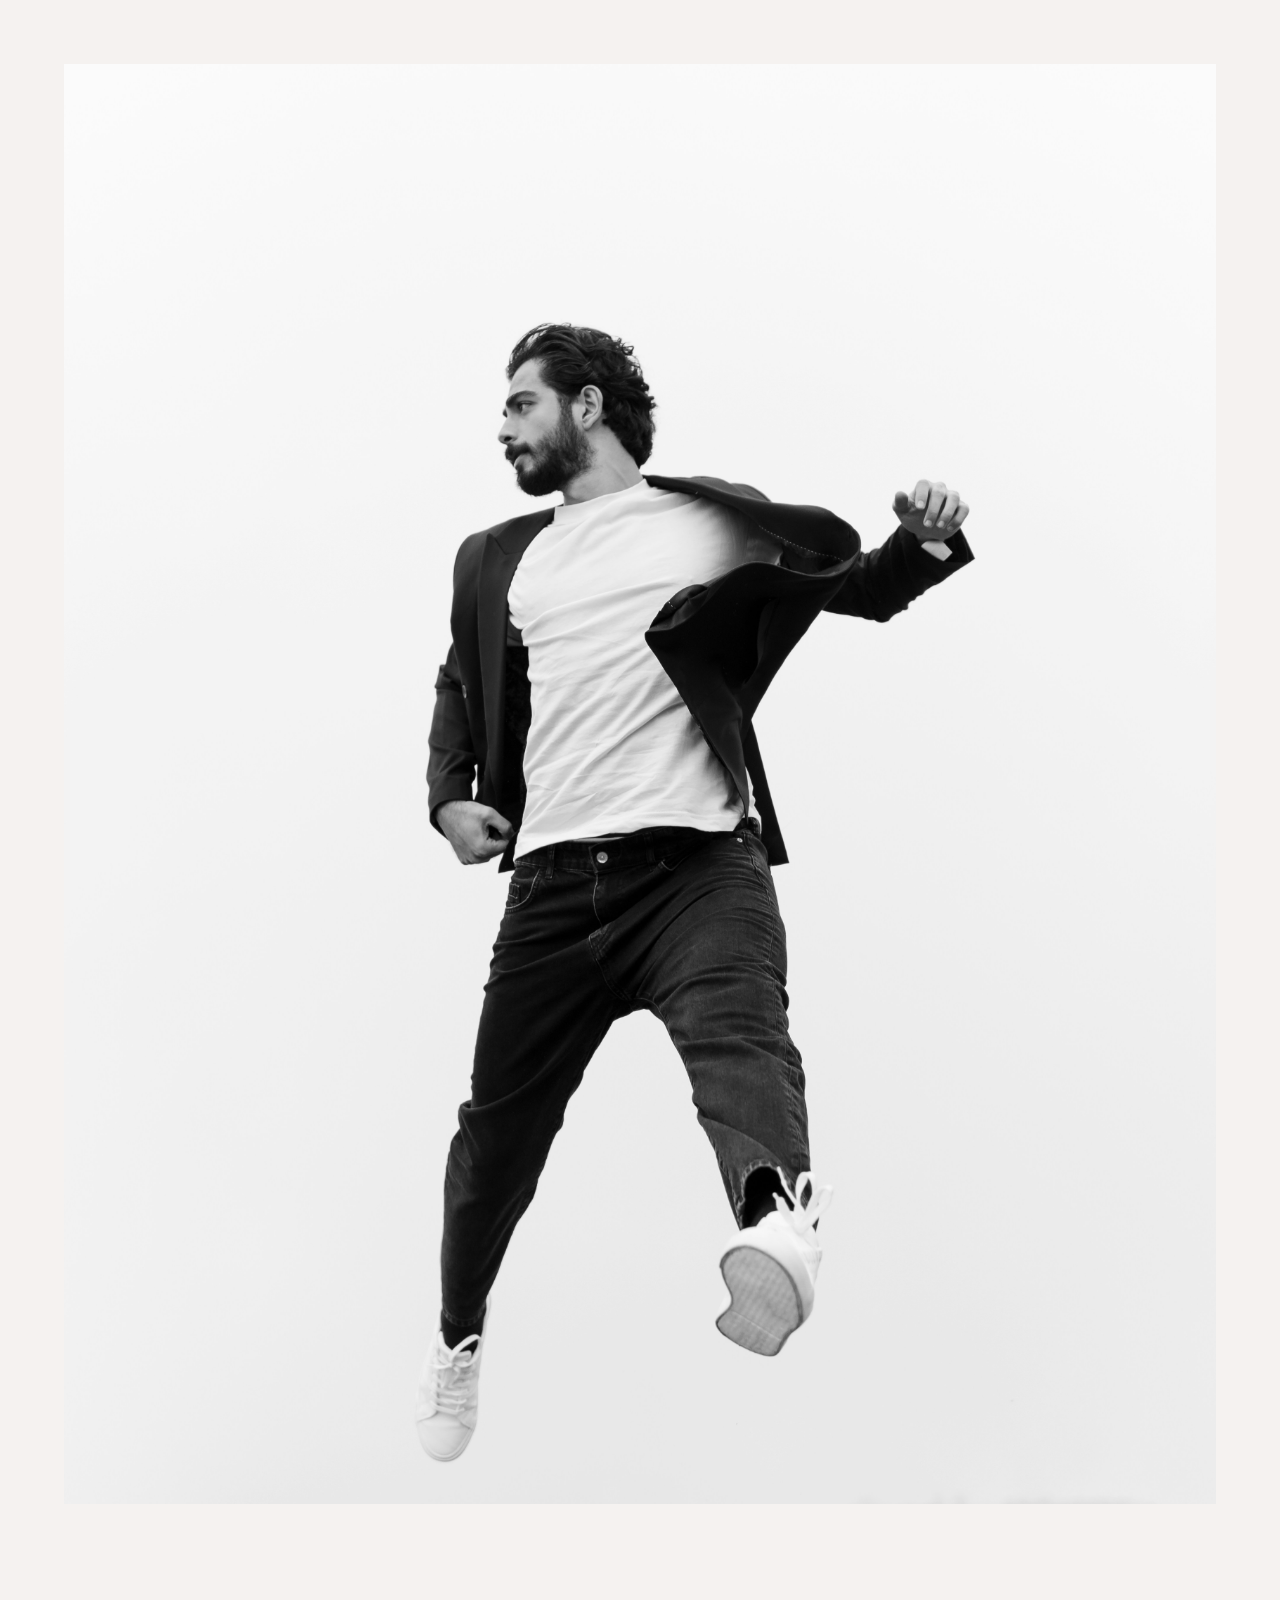
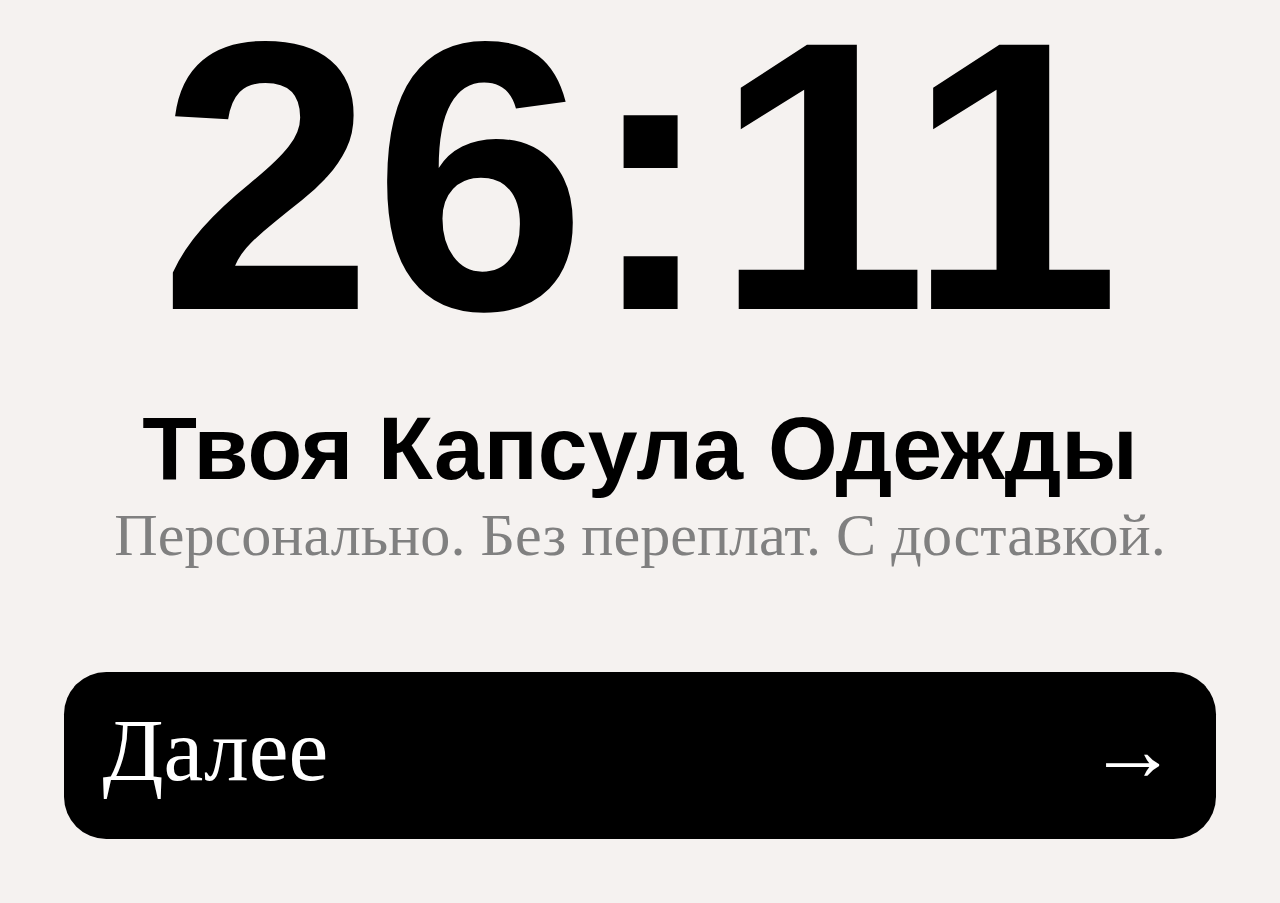
<file: [1.20.26] 2611/index.html>
<!DOCTYPE html>
<html lang="en">
<head>
    <meta charset="UTF-8">
    <meta name="viewport" content="width=device-width, initial-scale=1.0">
    <title>Бренд Умной Одежды</title>
    <link rel="stylesheet" href="./style.css">
</head>
<body>
    <img class="guy" src="./images/guy.jpg" alt="guy">
    <div class="onesix">
        <h1>26:11</h1>
        <h2>Твоя Капсула Одежды</h2>
        <p>Персонально. Без переплат. С доставкой.</p>
    </div>
    <a href="./whyus/index.html" class="next"><p>Далее</p><p>&#8594;</p></a>
</body>
</html>
</file>
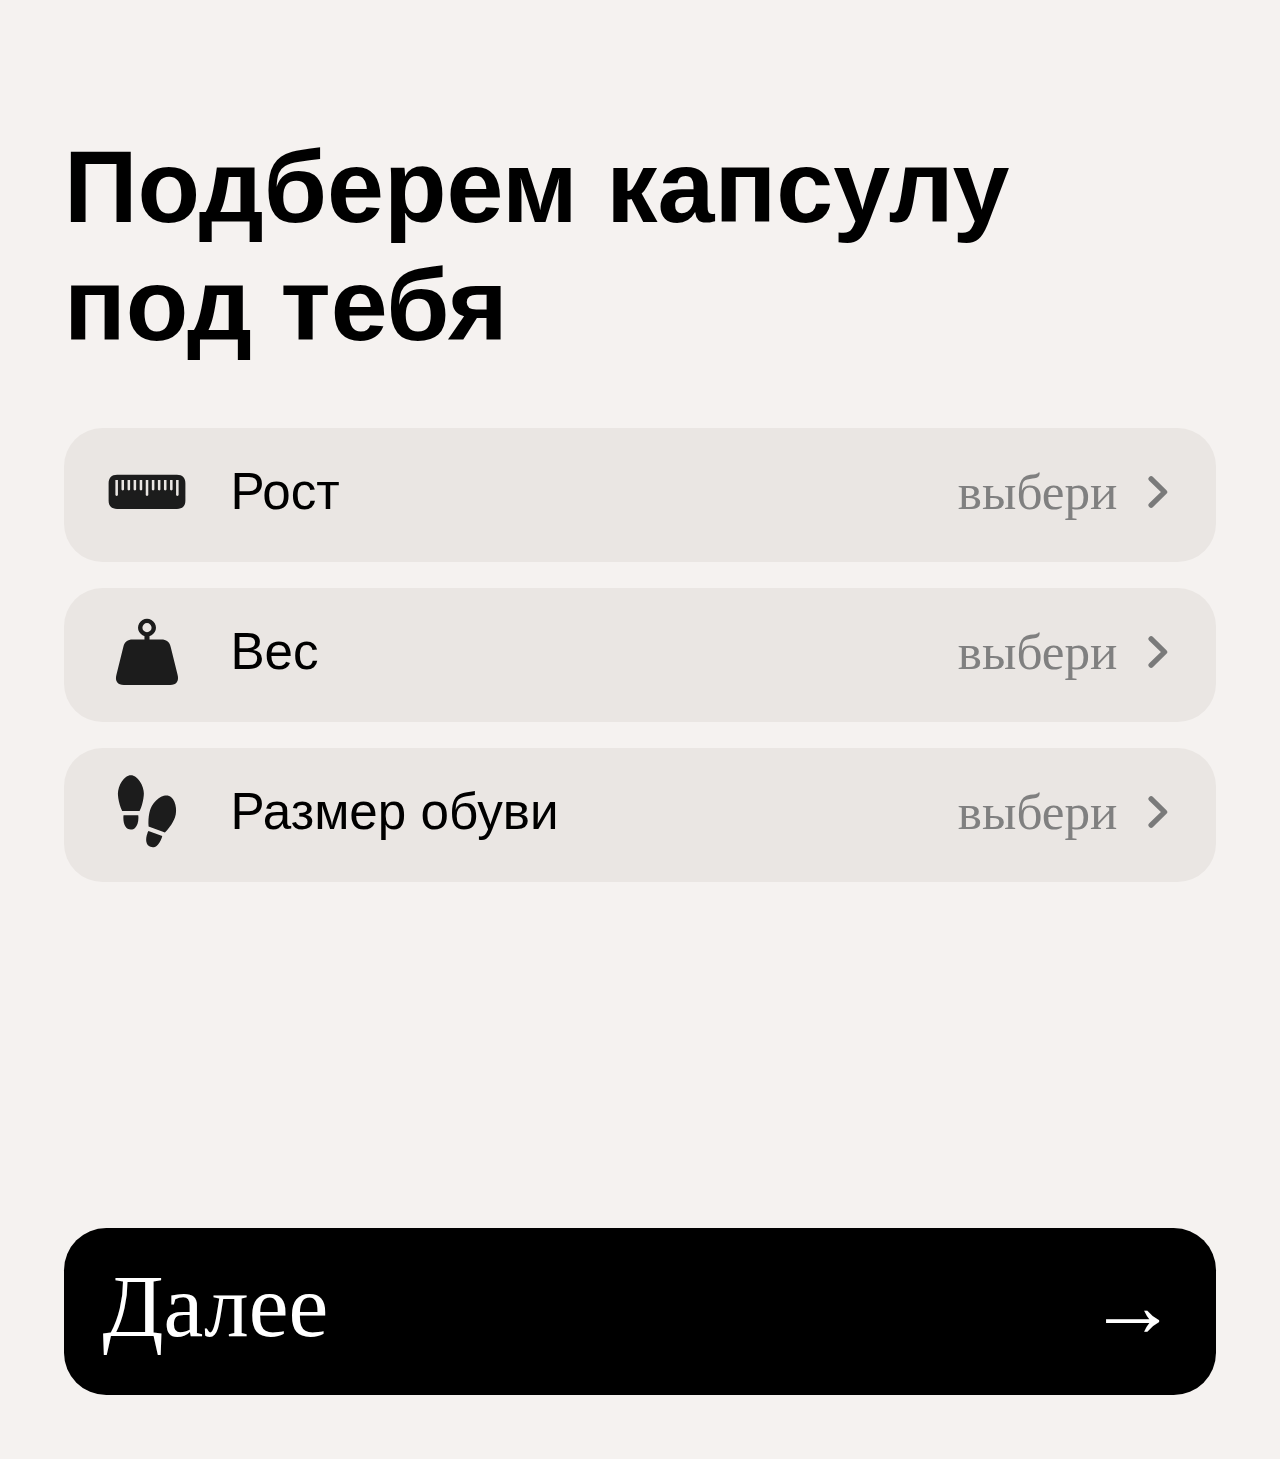
<file: [1.20.26] 2611/shape/index.html>
<!DOCTYPE html>
<html lang="en">
<head>
    <meta charset="UTF-8">
    <meta name="viewport" content="width=device-width, initial-scale=1.0">
    <title>Бренд Умной Одежды</title>
    <link rel="stylesheet" href="./style.css">
</head>
<body>
    <div class="description">
        <h1>Подберем капсулу под тебя</h1>
        <div class="size">
            <div class="element">
                <div>
                    <img src="./images/ruler.svg" alt="ruler">
                    <h3>Рост</h3>
                </div>
                <div>
                    <p>выбери</p>
                    <img src="./images/arrow.svg" alt="arrow">
                </div>
            </div>
            <div class="element">
                <div>
                    <img src="./images/weight.svg" alt="ruler">
                    <h3>Вес</h3>
                </div>
                <div>
                    <p>выбери</p>
                    <img src="./images/arrow.svg" alt="arrow">
                </div>
            </div>
            <div class="element">
                <div>
                    <img src="./images/boot.svg" alt="ruler">
                    <h3>Размер обуви</h3>
                </div>
                <div>
                    <p>выбери</p>
                    <img src="./images/arrow.svg" alt="arrow">
                </div>
            </div>
        </div>
    </div>
    <a href="#" class="next"><p>Далее</p><p>&#8594;</p></a>
</body>
</html>
</file>
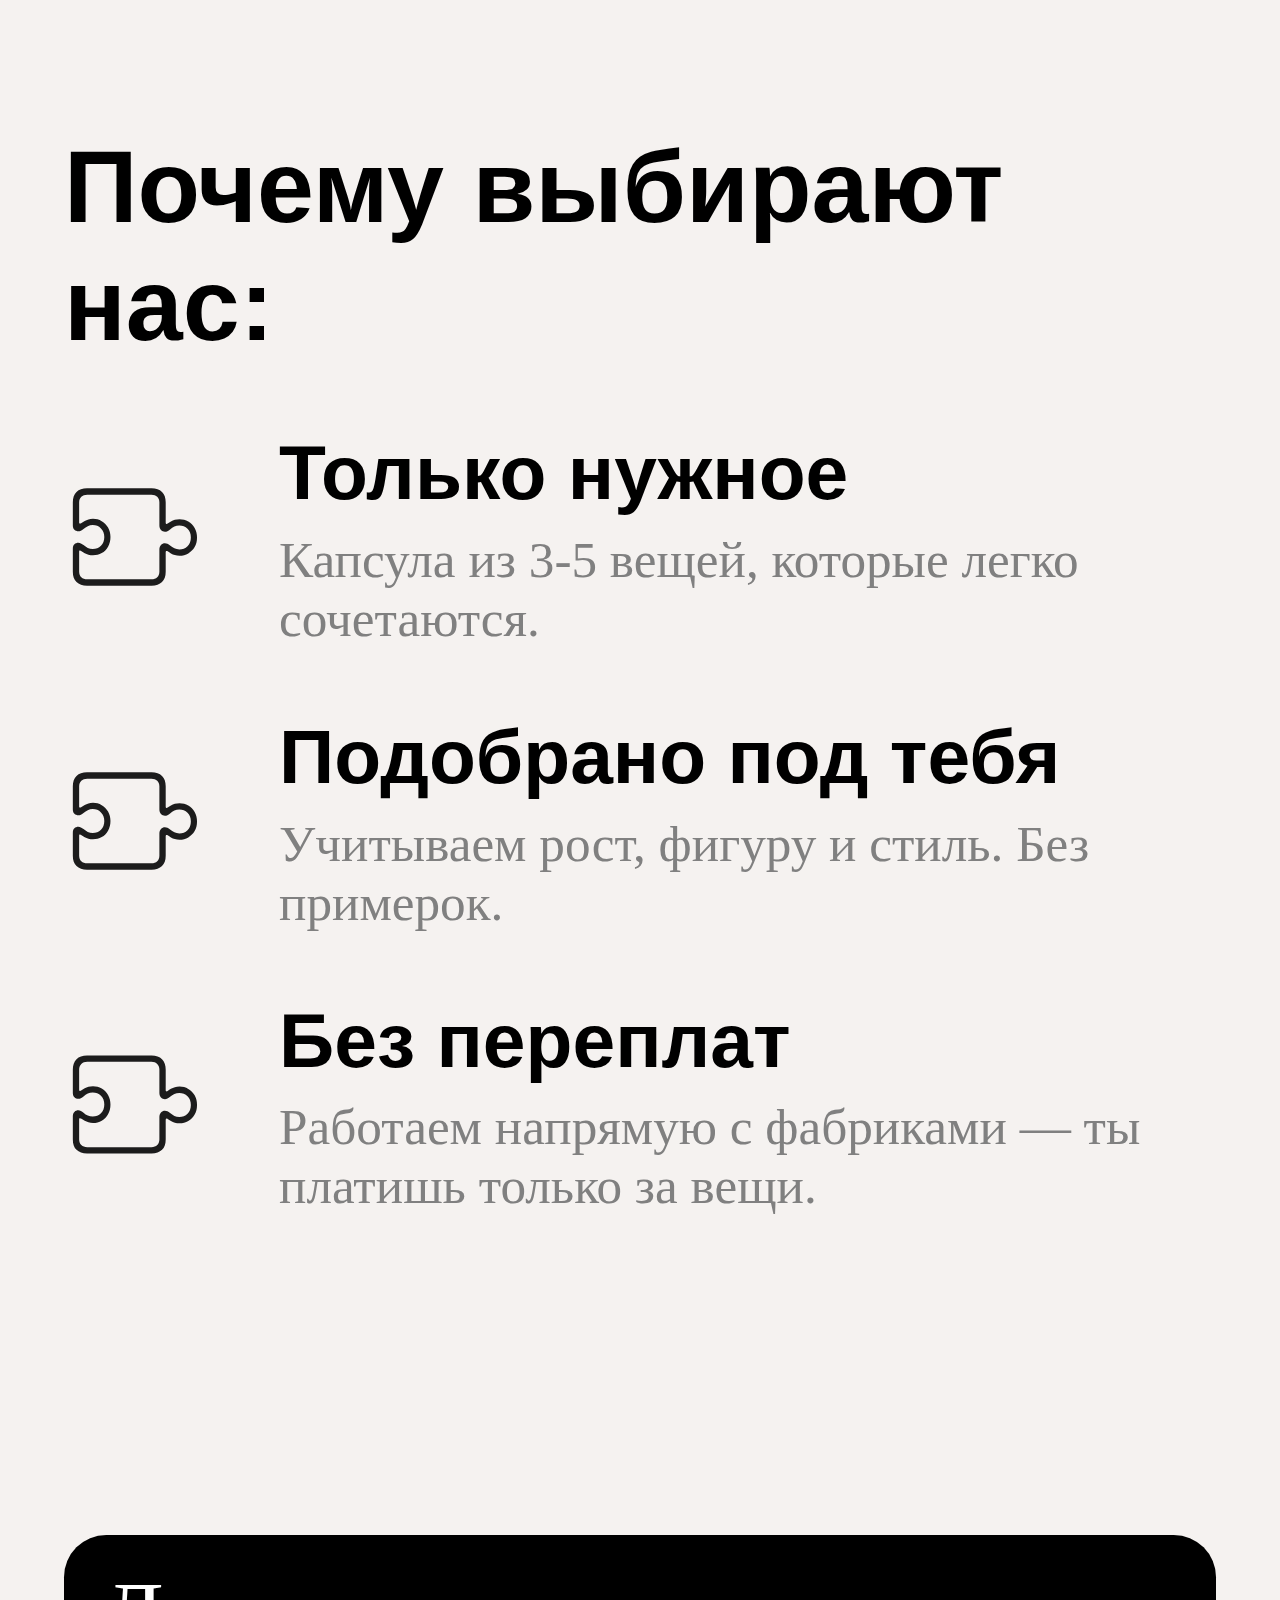
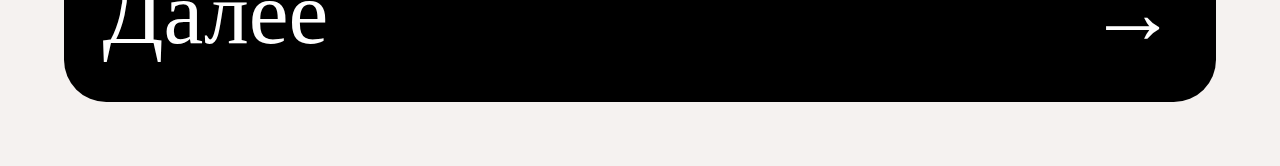
<file: [1.20.26] 2611/whyus/index.html>
<!DOCTYPE html>
<html lang="en">
<head>
    <meta charset="UTF-8">
    <meta name="viewport" content="width=device-width, initial-scale=1.0">
    <title>Бренд Умной Одежды</title>
    <link rel="stylesheet" href="./style.css">
</head>
<body>
    <div class="description">
        <h1>Почему выбирают нас:</h1>
        <div class="elements">
            <img src="./images/puzzle.svg" alt="puzzle">
            <div>
                <h3>Только нужное</h3>
                <p>Капсула из 3-5 вещей, которые легко сочетаются.</p>
            </div>
        </div>
        <div class="elements">
            <img src="./images/puzzle.svg" alt="puzzle">
            <div>
                <h3>Подобрано под тебя</h3>
                <p>Учитываем рост, фигуру и стиль. Без примерок.</p>
            </div>
        </div>
        <div class="elements">
            <img src="./images/puzzle.svg" alt="puzzle">
            <div>
                <h3>Без переплат</h3>
                <p>Работаем напрямую с фабриками — ты платишь только за вещи.</p>
            </div>
        </div>
    </div>
    <a href="../shape/index.html" class="next"><p>Далее</p><p>&#8594;</p></a>
</body>
</html>
</file>
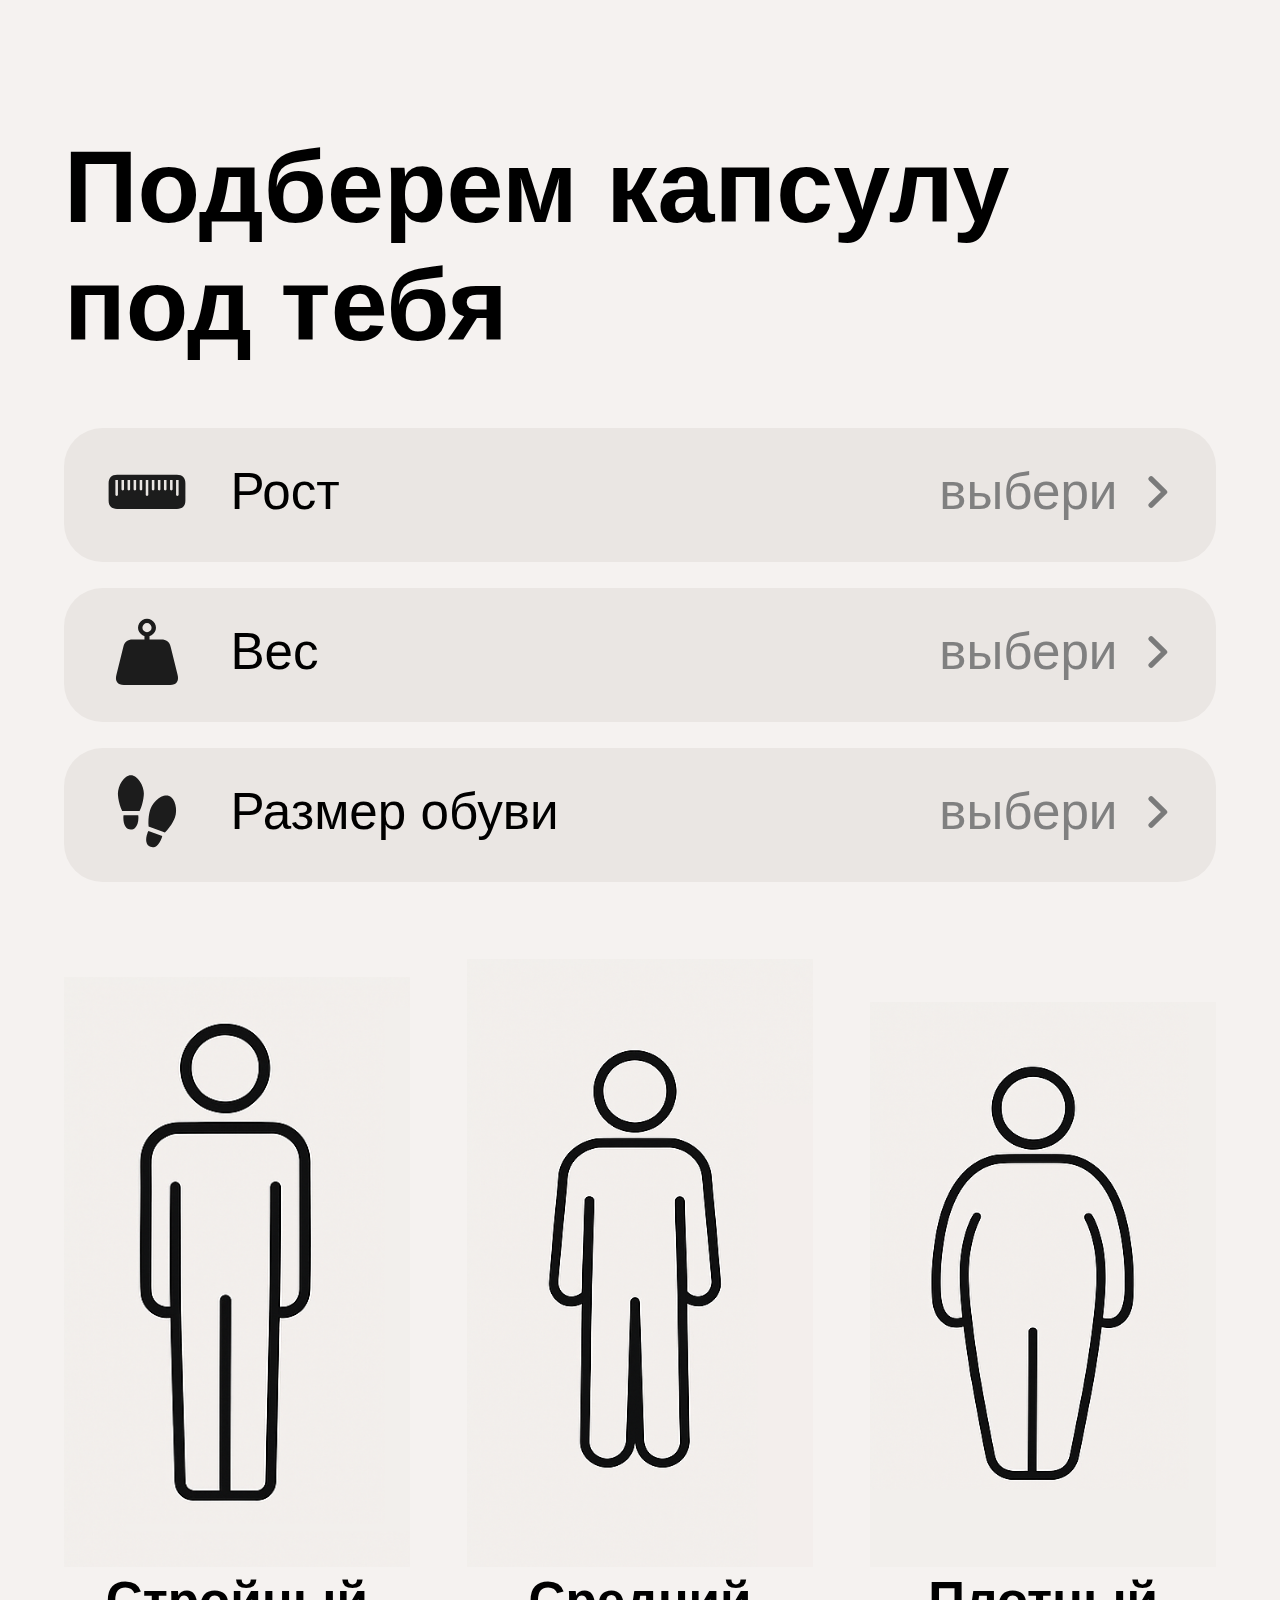
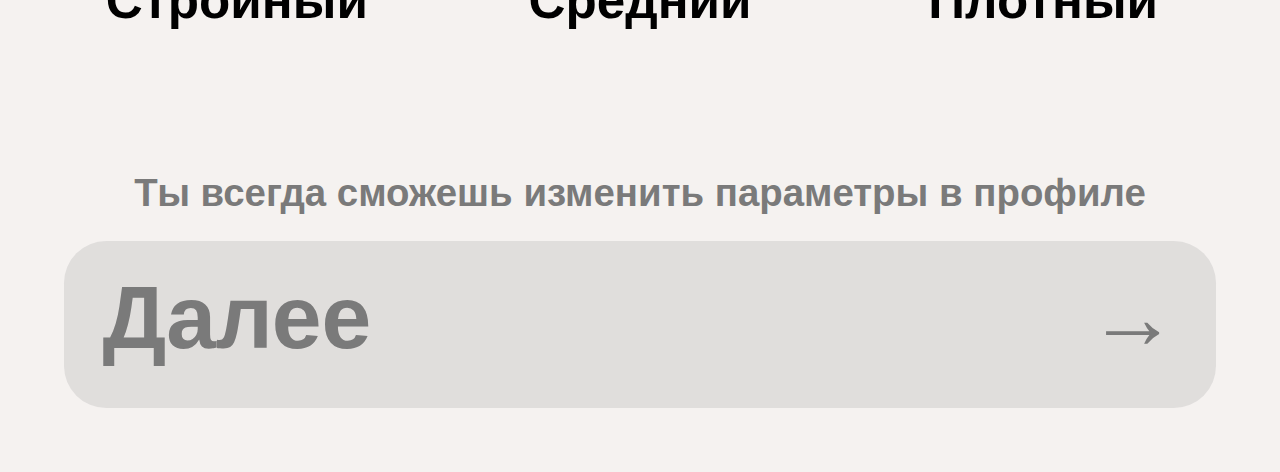
<file: smart/shape/index.html>
<!DOCTYPE html>
<html lang="en">
<head>
    <meta charset="UTF-8">
    <meta name="viewport" content="width=device-width, initial-scale=1.0">
    <title>Бренд Умной Одежды</title>
    <link rel="stylesheet" href="./style.css">
</head>
<body>
    <div class="description">
        <h1>Подберем капсулу под тебя</h1>
        <div class="size">
            <div class="element" id="height" onclick="heightpanelappear()">
                <div>
                    <img src="./images/ruler.svg" alt="ruler">
                    <h3>Рост</h3>
                </div>
                <div>
                    <p>выбери</p>
                    <img src="./images/arrow.svg" alt="arrow">
                </div>
            </div>
            <div class="element">
                <div>
                    <img src="./images/weight.svg" alt="ruler">
                    <h3>Вес</h3>
                </div>
                <div>
                    <p>выбери</p>
                    <img src="./images/arrow.svg" alt="arrow">
                </div>
            </div>
            <div class="element">
                <div>
                    <img src="./images/boot.svg" alt="ruler">
                    <h3>Размер обуви</h3>
                </div>
                <div>
                    <p>выбери</p>
                    <img src="./images/arrow.svg" alt="arrow">
                </div>
            </div>
        </div>
    </div>
    <div id="height-panel" class="editing">
        <h2>Выбери Рост</h2>
        <button onclick="heightpaneldisappear()" class="cancel-action"><img src="./images/cancel.svg" alt="cancel"></button>
        <div class="size-scale">
            <button class="cm-size">CM</button>
            <button class="ftin-size">FT/IN</button>
        </div>
        <div class="editing-panel">
            <button id="minus-arrow" onclick="sizeminus()" class="editing-arrow">-</button>
            <p id="main-value" class="editing-value">173 cm</p>
            <button id="plus-arrow" onclick="sizeplus()" class="editing-arrow">+</button>
        </div>
        <button class="editing-save">Сохранить</button>
    </div>
    <div class="thickness-option">
        <div>
            <img src="./images/thin.png" alt="size">
            <p>Стройный</p>
        </div>
        <div>
            <img src="./images/medium.png" alt="size">
            <p>Средний</p>
        </div>
        <div>
            <img src="./images/thick.png" alt="size">
            <p>Плотный</p>
        </div>
    </div>
    <p class="message-setting">Ты всегда сможешь изменить параметры в профиле</p>
    <a href="#" class="next"><p>Далее</p><p>&#8594;</p></a>
    <script src="./script.js"></script>
</body>
</html>
</file>
<file: [1.20.26] 2611/style.css>
*{
    margin: 0;
    box-sizing: border-box;
    padding: 0;
    font-family: 'Garamond', serif;
}

body{
    background-color: #F5F2F0;
    padding-top: 5vw;
    padding-bottom: 5vw;
}

h1, h2, h3 {
    font-family: 'Helvetica', sans-serif;
    font-weight: bold;
    color: #000;
}

.decorone{
    display: grid;
    grid-template-columns: 40px 40px 40px 40px 40px 40px 40px 40px 40px;
    grid-template-rows: 1000px;
    gap: 20px;
}

.decorone span{
    background-color: #EAE6E3;
}

.guy{
    width: 90%;
    margin: 0 auto;
    display: block;
}

.onesix h1{
    font-size: 30vw;
    text-align: center;
}

.onesix h2{
    font-size: 7vw;
    text-align: center;
}

.onesix p{
    font-size: 4.7vw;
    text-align: center;
    color: gray;
}

.onesix{
    padding-bottom: 8vw;
    padding-top: 4vw;
}

.next{
    background-color: black;
    display: flex;
    justify-content: space-between;
    width: 90%;
    padding: 2vw 3vw 3vw 3vw;
    margin: 0 auto;
    text-decoration: none;
    border-radius: 3.3vw;
}

.next p{
    color: white;
    font-size: 7vw;
}
</file>
<file: [1.20.26] 2611/shape/style.css>
*{
    margin: 0;
    padding: 0;
    box-sizing: border-box;
    font-family: 'Garamond', serif;
}

body{
    background-color: #F5F2F0;
    padding-bottom: 5vw;
}

h1, h2, h3 {
    font-family: 'Helvetica', sans-serif;
    font-weight: bold;
    color: #000;
}

.description{
    padding-top: 10vw;
    padding-bottom: 25vw;
    width: 90%;
    margin: 0 auto;
}

.description h1{
    font-size: 8vw;
}

.size{
    padding-top: 5vw;
}

.element{
    margin: 0 auto;
    display: flex;
    justify-content: space-between;
    background-color: #EAE6E3;
    border-radius: 3vw;
    padding: 1.5vw 3vw 2vw 3vw;
    margin-bottom: 2vw;
}

.element div:first-child{
    display: flex;
    align-items: center;
    gap: 3vw;
}

.element div:first-child img{
    width: 7vw;
}

.element div:first-child h3{
    font-size: 4vw;
    font-weight: 400;
}

.element div:last-child{
    display: flex;
    align-items: center;
    gap: 1.4vw;
}

.element div:last-child img{
    width: 3.3vw;
}

.element div:last-child p{
    color: gray;
    font-size: 4vw;
    font-weight: 400;
}

.next{
    background-color: black;
    display: flex;
    justify-content: space-between;
    width: 90%;
    padding: 2vw 3vw 3vw 3vw;
    margin: 0 auto;
    text-decoration: none;
    border-radius: 3.3vw;
}

.next p{
    color: white;
    font-size: 7vw;
}
</file>
<file: [1.20.26] 2611/whyus/style.css>
*{
    margin: 0;
    padding: 0;
    box-sizing: border-box;
    font-family: 'Garamond', serif;
}

body{
    background-color: #F5F2F0;
    padding-bottom: 5vw;
}

h1, h2, h3 {
    font-family: 'Helvetica', sans-serif;
    font-weight: bold;
    color: #000;
}

.description{
    padding-top: 10vw;
    padding-bottom: 25vw;
    width: 90%;
    margin: 0 auto;
}

.description h1{
    font-size: 8vw;
}

.elements{
    display: flex;
    justify-content: left;
    align-items: center;
    gap: 6vw;
    margin-top: 5vw;
}

.elements img{
    width: 12%;
}

.elements h3{
    color: black;
    font-size: 6vw;
    margin-bottom: 1vw;
}

.elements p{
    color: gray;
    font-size: 4vw;
}

.elements div{
    width: 80%;
}

.next{
    background-color: black;
    display: flex;
    justify-content: space-between;
    width: 90%;
    padding: 2vw 3vw 3vw 3vw;
    margin: 0 auto;
    text-decoration: none;
    border-radius: 3.3vw;
}

.next p{
    color: white;
    font-size: 7vw;
}
</file>
<file: smart/shape/style.css>
*{
    margin: 0;
    padding: 0;
    box-sizing: border-box;
    /* font-family: 'Garamond', serif; */
}

body{
    background-color: #F5F2F0;
    padding-bottom: 5vw;
}

h1, h2, h3, p {
    font-family: 'Helvetica', sans-serif;
    font-weight: bold;
    color: #000;
}

.description{
    padding-top: 10vw;
    padding-bottom: 4vw;
    width: 90%;
    margin: 0 auto;
}

.description h1{
    font-size: 8vw;
}

.size{
    padding-top: 5vw;
}

.element{
    margin: 0 auto;
    display: flex;
    justify-content: space-between;
    background-color: #EAE6E3;
    border-radius: 3vw;
    padding: 1.5vw 3vw 2vw 3vw;
    margin-bottom: 2vw;
}

.element div:first-child{
    display: flex;
    align-items: center;
    gap: 3vw;
}

.element div:first-child img{
    width: 7vw;
}

.element div:first-child h3{
    font-size: 4vw;
    font-weight: 400;
}

.element div:last-child{
    display: flex;
    align-items: center;
    gap: 1.4vw;
}

.element div:last-child img{
    width: 3.3vw;
}

.element div:last-child p{
    color: gray;
    font-size: 4vw;
    font-weight: 400;
}

.thickness-option{
    display: flex;
    justify-content: space-between;
    align-items: end;
    width: 90%;
    margin: 0 auto;
    margin-bottom: 11vw;
}

.thickness-option div{
    width: 30%;
}

.thickness-option div img{
    width: 100%;
}

.thickness-option div p{
    font-size: 4vw;
    text-align: center;
}

.message-setting{
    font-size: 3vw;
    text-align: center;
    color: #7A7A7A;
    margin-bottom: 2vw;

}

.next{
    background-color: #AEB0AF4D;
    display: flex;
    justify-content: space-between;
    width: 90%;
    padding: 2vw 3vw 3vw 3vw;
    margin: 0 auto;
    text-decoration: none;
    border-radius: 3.3vw;
}

.next p{
    color: #7A7A7A;
    font-size: 7vw;
}

#height:hover{
    cursor: pointer;
}

.editing{
    width: 100%;
    position: fixed;
    bottom: 0;
    padding-top: 4vw;
    padding-bottom: 4vw;
    background-color: #F5F2F0;
    box-shadow: 0px 60px 100px 10px;
    font-size: 100px;
    display: none;
    align-items: center;
    flex-direction: column;
    animation-name: panel-move;
    animation-iteration-count: 1;
    animation-duration: 0.7s;
    animation-direction: alternate;
    animation-timing-function: ease;
    animation-fill-mode: none;
}

@keyframes panel-move{
    0%{
        bottom: -130vw;
    }
    
    100%{
        bottom: 0;
    }
}

@keyframes panel-away{
    0%{
        bottom: 0;
    }
    
    100%{
        bottom: -130vw;
    }
}

.cancel-action{
    position: fixed;
    width: 6.7vw;
    height: 6.7vw;
    right: 5vw;
    background-color: #E3DEDB;
    border-radius: 50%;
    border: none;
}

.cancel-action img{
    width: 50%;
}

.editing h2{
    text-align: center;
    font-size: 4vw;
    margin-bottom: 4vw;
}

.size-scale{
    background-color: #E3DEDB;
    width: 90%;
    display: flex;
    justify-content: space-between;
    padding: 0.4vw 0.4vw 0.4vw 0.4vw;
    border-radius: 1vw;
}

.cm-size,
.ftin-size{
    width: 48%;
    height: 5vw;
    font-size: 2.3vw;
}

.cm-size{
    background-color: white;
    border: none;
    border-radius: 1vw;
}

.ftin-size{
    background-color: #E3DEDB;
    border: none;
}

.editing-panel{
    width: 90%;
    display: flex;
    flex-direction: column;
    align-items: center;
    margin-top: 2vw;
    margin-bottom: 2vw;
}

.editing-arrow{
    font-size: 14vw;
    width: 60%;
    color: #7A7A7A;
    background-color: #F5F2F0;
    border: none;
}

.editing-value{
    font-size: 5vw;
    font-weight: 150;
    margin-top: 2vw;
    margin-bottom: 2vw;
}

.editing-save{
    font-size: 5vw;
    width: 90%;
    padding-top: 3vw;
    padding-bottom: 3vw;
    background-color: #E3DEDB;
    border-radius: 3vw;
    border: 0.2vw solid black;
}
</file>
